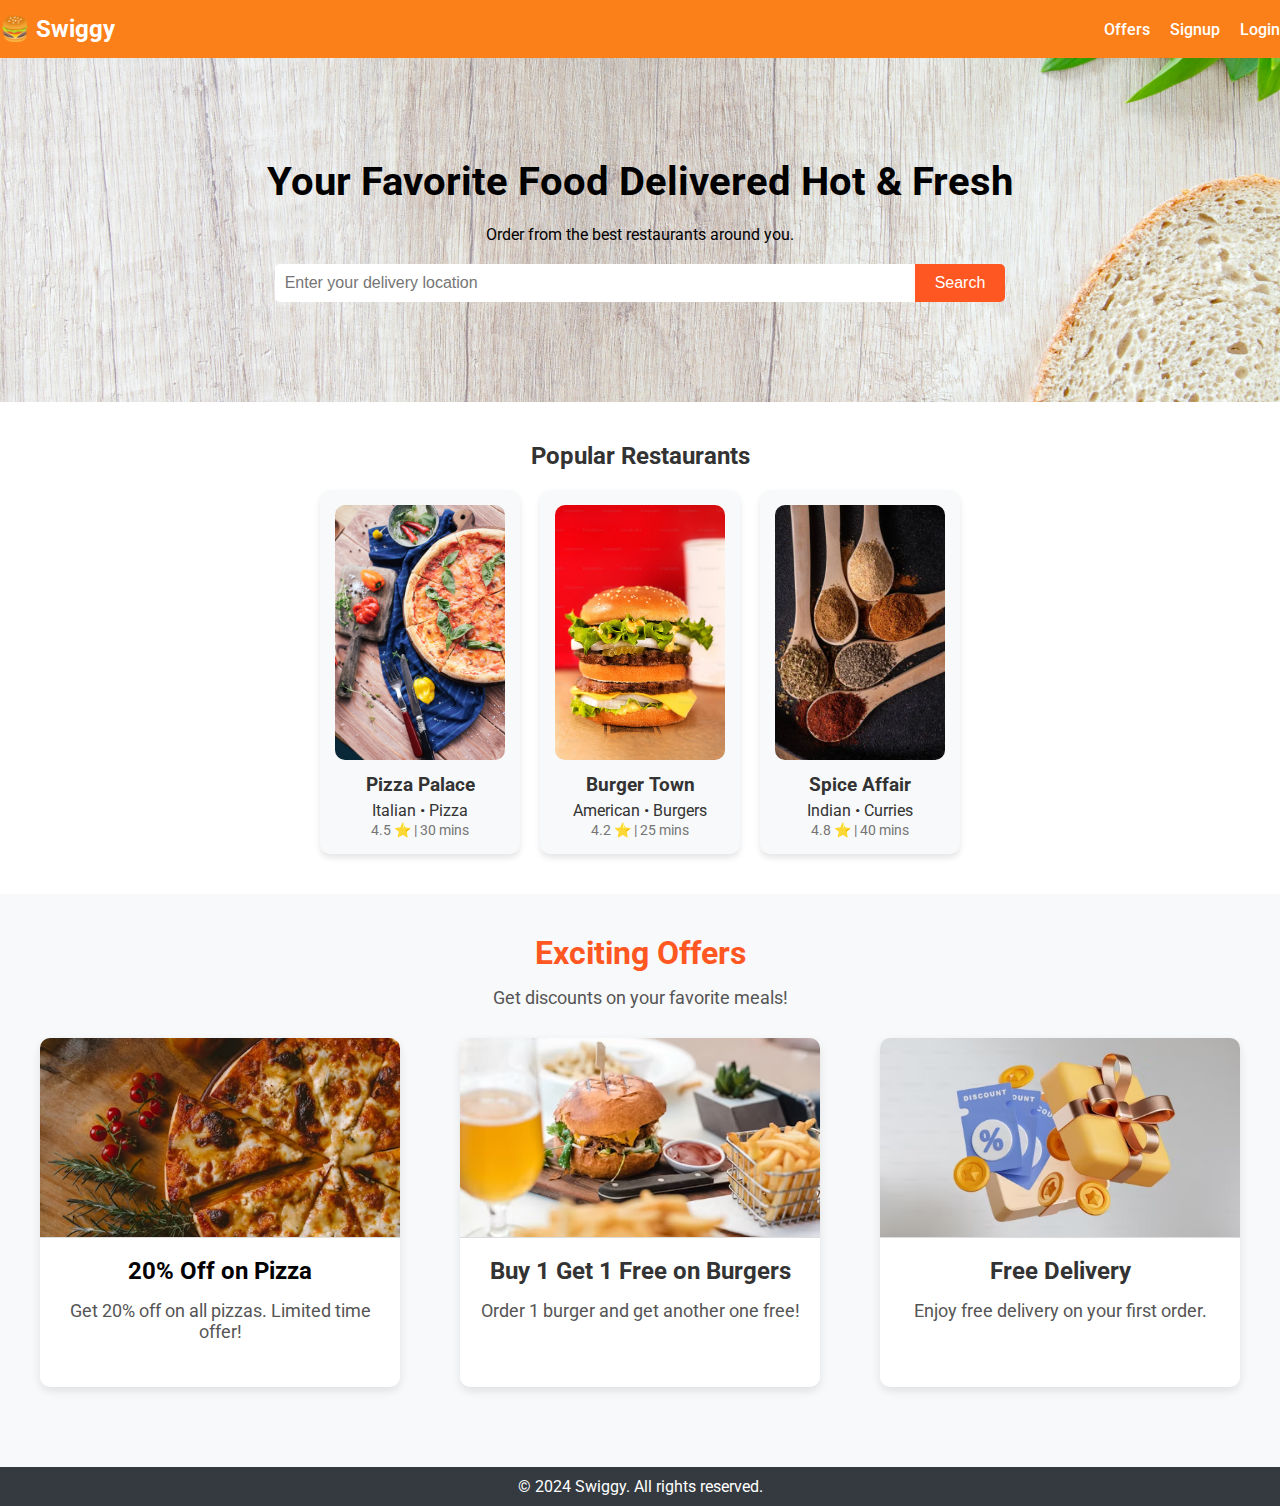
<file: index.html>
<!DOCTYPE html>
<html lang="en">
<head>
    <meta charset="UTF-8">
    <meta name="viewport" content="width=device-width, initial-scale=1.0">
    <title>Swiggy</title>
    <link rel="stylesheet" href="index.css">
    <link href="https://fonts.googleapis.com/css2?family=Roboto:wght@400;500;700&display=swap" rel="stylesheet">
</head>
<body>
    <header>
        <div class="navbar">
            <div class="container">
                <h1 class="logo">🍔 Swiggy</h1>
                <nav>
                    <ul class="nav-links">
                        <li><a href="#offers">Offers</a></li>
                        <li><a href="signup.html">Signup</a></li>
                        <li><a href="login.html">Login</a></li>
                    </ul>
                </nav>
            </div>
        </div>
    </header>

    <main>
        <!-- Hero Section -->
        <section class="hero">
            <div class="container">
                <h2>Your Favorite Food Delivered Hot & Fresh</h2>
                <p>Order from the best restaurants around you.</p>
                <form class="search-bar">
                    <input type="text" id="location" placeholder="Enter your delivery location" required>
                    <button type="submit" class="btn">Search</button>
                </form>
            </div>
        </section>

        <!-- Popular Restaurants -->
        <section id="restaurants" class="restaurants">
            <div class="container">
                <h2>Popular Restaurants</h2>
                <div class="restaurant-grid">
                    <div class="restaurant-card">
                        <img src="pizza3.avif" alt="Pizza Palace">
                        <h3>Pizza Palace</h3>
                        <p>Italian • Pizza</p>
                        <span>4.5 ⭐ | 30 mins</span>
                    </div>
                    <div class="restaurant-card">
                        <img src="burger2.avif" alt="Burger Town">
                        <h3>Burger Town</h3>
                        <p>American • Burgers</p>
                        <span>4.2 ⭐ | 25 mins</span>
                    </div>
                    <div class="restaurant-card">
                        <img src="spice.webp" alt="Spice Affair">
                        <h3>Spice Affair</h3>
                        <p>Indian • Curries</p>
                        <span>4.8 ⭐ | 40 mins</span>
                    </div>
                </div>
            </div>
        </section>

        <!-- Offers Section -->
        <section id="offers" class="offers">
            <div class="container">
                <h2>Exciting Offers</h2>
                <p>Get discounts on your favorite meals!</p>
        
                <div class="offers-gallery">
                    <div class="offer-item">
                        <img src="pizza1.avif" alt="Offer 1">
                        <h3><a href="order.html" style="text-decoration: none;color: black;">20% Off on Pizza</a></h3>
                        <p>Get 20% off on all pizzas. Limited time offer!</p>
                    </div>
                    <div class="offer-item">
                        <img src="burger1.avif" alt="Offer 2">
                        <h3>Buy 1 Get 1 Free on Burgers</h3>
                        <p>Order 1 burger and get another one free!</p>
                    </div>
                    <div class="offer-item">
                        <img src="delivery.avif" alt="Offer 3">
                        <h3>Free Delivery</h3>
                        <p>Enjoy free delivery on your first order.</p>
                    </div>
                </div>
            </div>
        </section>
        
    </main>

    <footer>
        <div class="container">
            <p>&copy; 2024 Swiggy. All rights reserved.</p>
        </div>
    </footer>
</body>
</html>
</file>
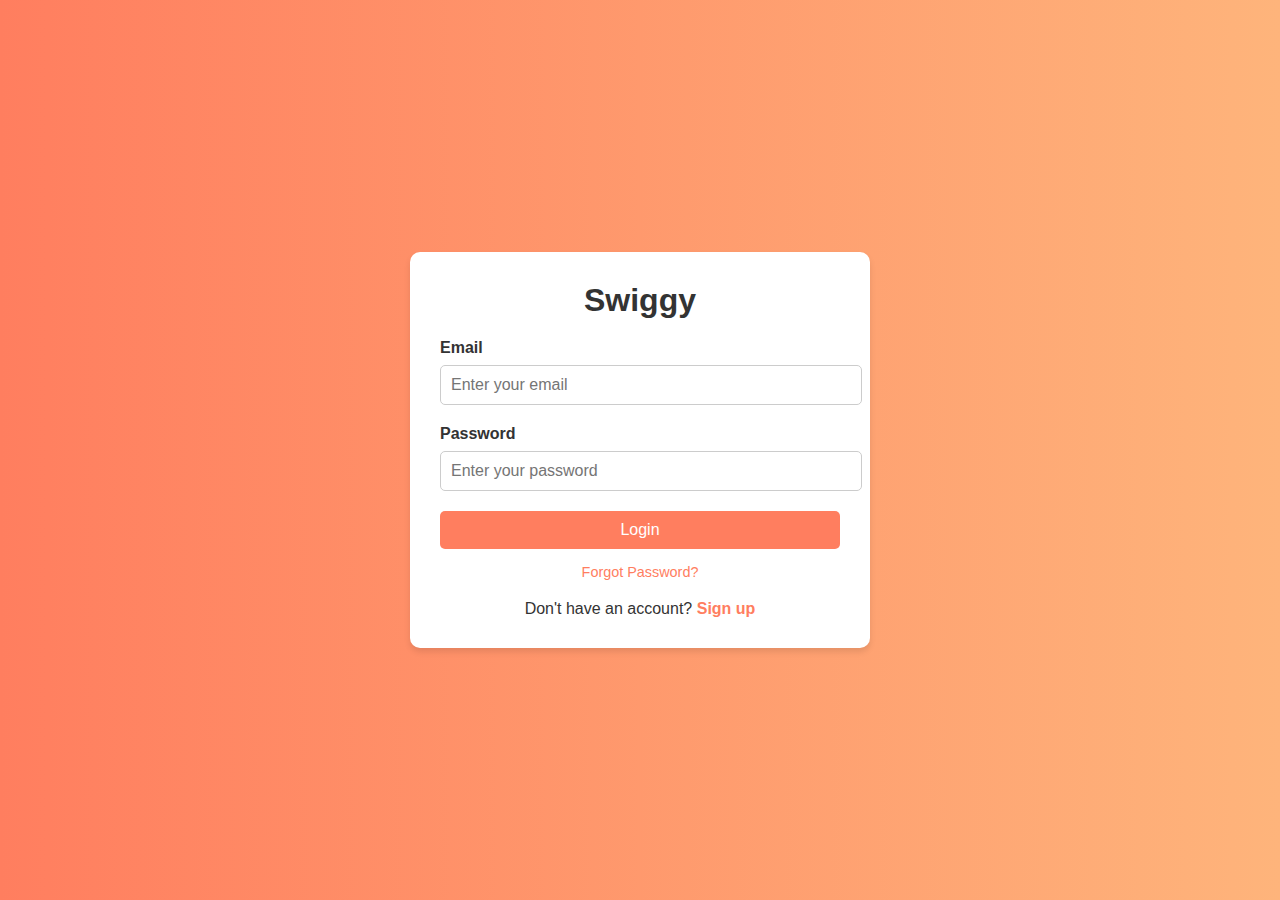
<file: login.html>
<!DOCTYPE html>
<html lang="en">
<head>
    <meta charset="UTF-8">
    <meta name="viewport" content="width=device-width, initial-scale=1.0">
    <title>Login - Swiggy</title>
    <link rel="stylesheet" href="login.css">
</head>
<body>
    <div class="login-container">
        <div class="logo">Swiggy</div>
        <form action="login.php" method="POST">
            <div class="form-group">
                <label for="email">Email</label>
                <input type="email" id="email" name="email" placeholder="Enter your email" required>
            </div>
            <div class="form-group">
                <label for="password">Password</label>
                <input type="password" id="password" name="password" placeholder="Enter your password" required>
            </div>
            <button type="submit" class="btn">Login</button>
            <div class="forgot-password">
                <a href="#">Forgot Password?</a>
            </div>
        </form>
        <div class="signup">
            Don't have an account? <a href="signup.html">Sign up</a>
        </div>
    </div>
</body>
</html>
</file>
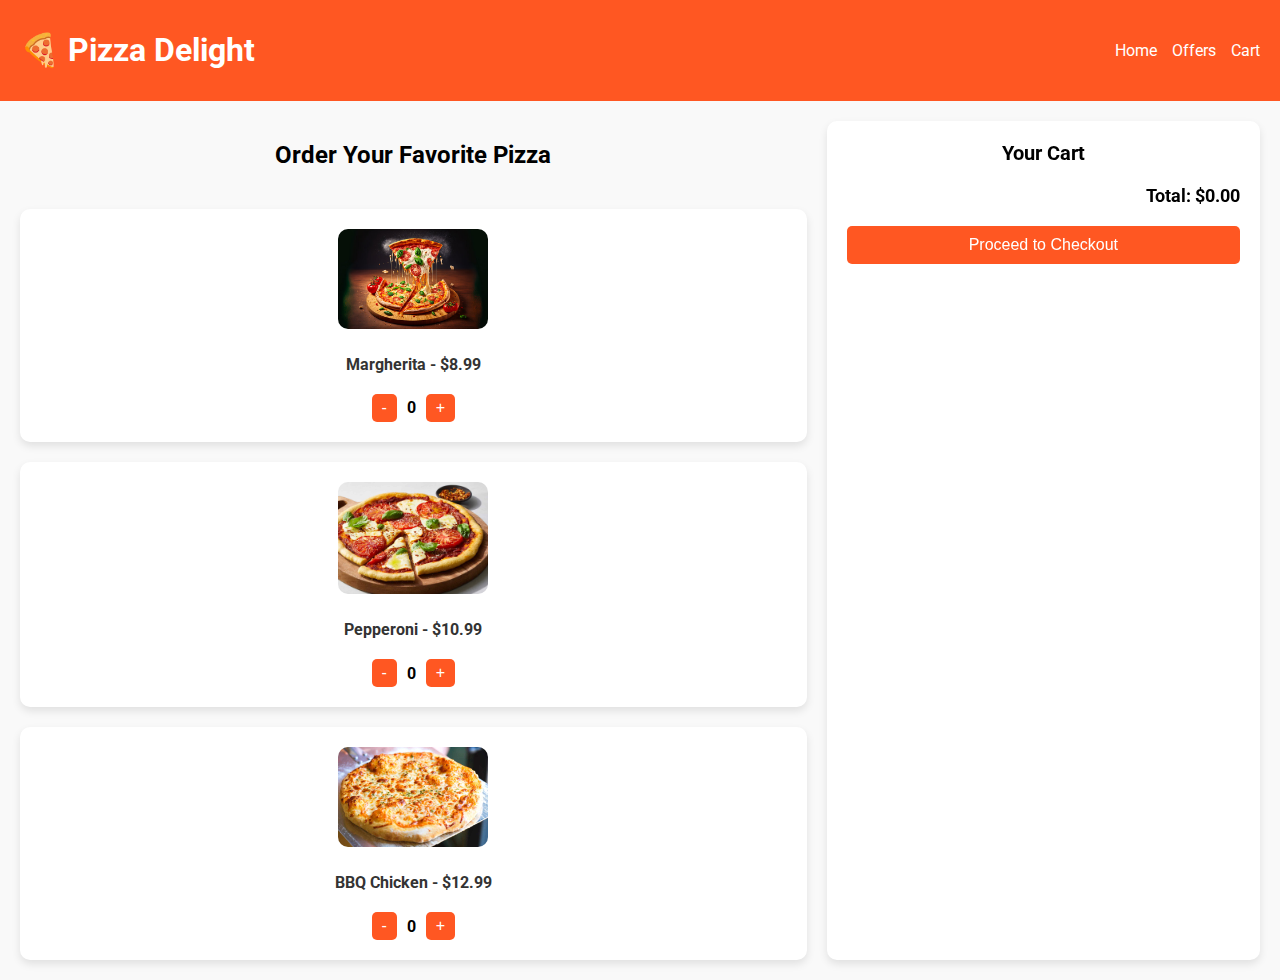
<file: order.html>
<!DOCTYPE html>
<html lang="en">
<head>
    <meta charset="UTF-8">
    <meta name="viewport" content="width=device-width, initial-scale=1.0">
    <title>Pizza Order - Swiggy Clone</title>
    <link rel="stylesheet" href="order.css">
    <link href="https://fonts.googleapis.com/css2?family=Roboto:wght@400;500;700&display=swap" rel="stylesheet">
</head>
<body>
    <!-- Navbar -->
    <header>
        <div class="navbar">
            <div class="container">
                <h1 class="logo">🍕 Pizza Delight</h1>
                <nav>
                    <ul class="nav-links">
                        <li><a href="index.html">Home</a></li>
                        <li><a href="offers.html">Offers</a></li>
                        <li><a href="cart.html">Cart</a></li>
                    </ul>
                </nav>
            </div>
        </div>
    </header>

    <!-- Main Section -->
    <main class="main-container">
        <!-- Pizza Selection -->
        <section class="pizza-list">
            <h2>Order Your Favorite Pizza</h2>
            <div class="pizza-item" data-name="Margherita" data-price="8.99">
                <img src="pizzat3.jpg" alt="Margherita Pizza">
                <p>Margherita - $8.99</p>
                <div class="quantity-controls">
                    <button class="quantity-btn decrease" data-name="Margherita">-</button>
                    <span id="quantity-Margherita">0</span>
                    <button class="quantity-btn increase" data-name="Margherita">+</button>
                </div>
            </div>
            <div class="pizza-item" data-name="Pepperoni" data-price="10.99">
                <img src="pizzat4.jpg" alt="Pepperoni Pizza">
                <p>Pepperoni - $10.99</p>
                <div class="quantity-controls">
                    <button class="quantity-btn decrease" data-name="Pepperoni">-</button>
                    <span id="quantity-Pepperoni">0</span>
                    <button class="quantity-btn increase" data-name="Pepperoni">+</button>
                </div>
            </div>
            <div class="pizza-item" data-name="BBQ Chicken" data-price="12.99">
                <img src="pizzat5.jpg" alt="BBQ Chicken Pizza">
                <p>BBQ Chicken - $12.99</p>
                <div class="quantity-controls">
                    <button class="quantity-btn decrease" data-name="BBQ Chicken">-</button>
                    <span id="quantity-BBQ Chicken">0</span>
                    <button class="quantity-btn increase" data-name="BBQ Chicken">+</button>
                </div>
            </div>
        </section>

        <!-- Cart Section -->
        <aside class="cart">
            <h2>Your Cart</h2>
            <ul id="cartItems">
                <!-- Items dynamically added here -->
            </ul>
            <div class="cart-total">
                <p>Total: $<span id="totalCost">0.00</span></p>
            </div>
            <button class="btn" id="checkoutButton">Proceed to Checkout</button>
        </aside>
    </main>

    <script src="order.js"></script>
</body>
</html>
</file>
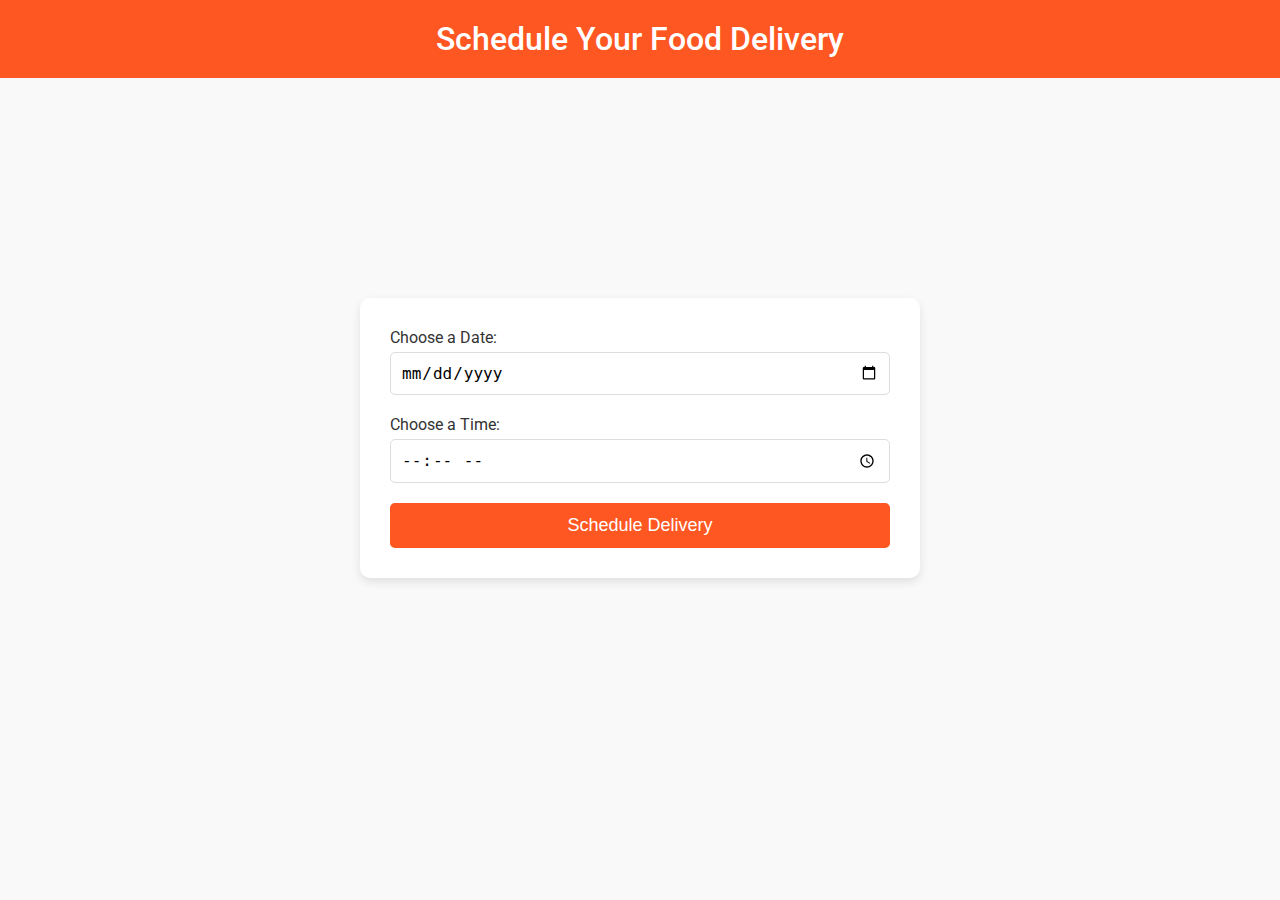
<file: schedule.html>
<!DOCTYPE html>
<html lang="en">
<head>
    <meta charset="UTF-8">
    <meta name="viewport" content="width=device-width, initial-scale=1.0">
    <title>Schedule Delivery</title>
    <link rel="stylesheet" href="styles.css">
    <link href="https://fonts.googleapis.com/css2?family=Roboto:wght@400;500;700&display=swap" rel="stylesheet">
</head>
<body>
    <header>
        <h1>Schedule Your Food Delivery</h1>
    </header>
    <main>
        <div class="container">
            <form id="scheduleForm">
                <div class="form-group">
                    <label for="deliveryDate">Choose a Date:</label>
                    <input type="date" id="deliveryDate" name="deliveryDate" required>
                </div>
                <div class="form-group">
                    <label for="deliveryTime">Choose a Time:</label>
                    <input type="time" id="deliveryTime" name="deliveryTime" required>
                </div>
                <button type="submit" class="btn" id="scheduleButton">Schedule Delivery</button>
            </form>
            <div id="confirmation" class="confirmation" hidden>
                <h2>Order Scheduled!</h2>
                <p id="scheduleDetails"></p>
            </div>
        </div>
    </main>
    <script src="schedule.js"></script>
</body>
</html>
</file>
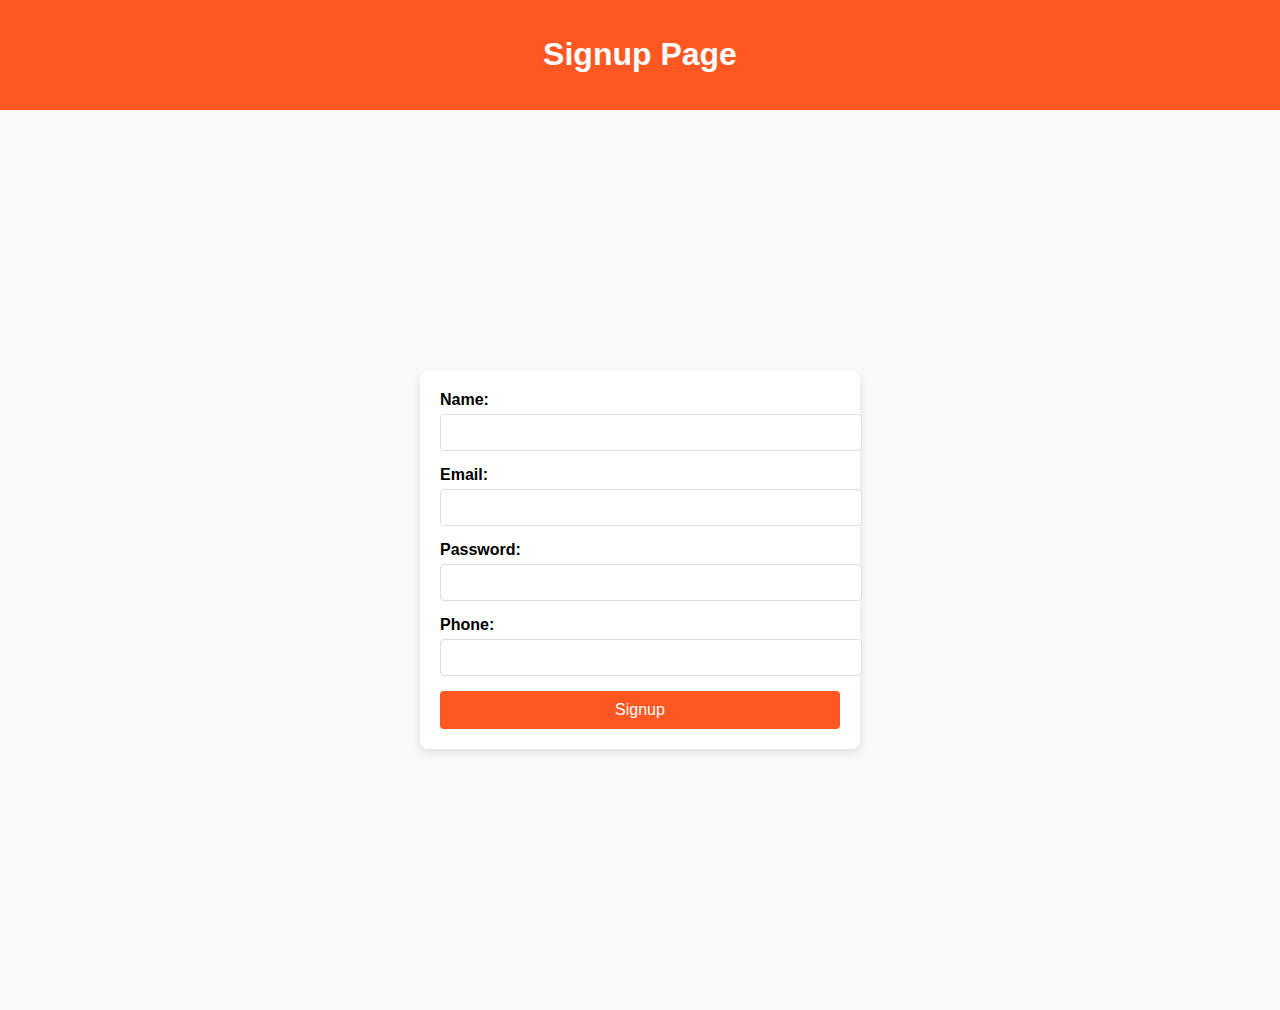
<file: signup.html>
<!DOCTYPE html>
<html lang="en">
<head>
    <meta charset="UTF-8">
    <meta name="viewport" content="width=device-width, initial-scale=1.0">
    <title>Signup Page</title>
    <link rel="stylesheet" href="signup.css">
</head>
<body>
    <header>
        <h1>Signup Page</h1>
    </header>
    <main>
        <form id="signupForm" action="signup.php" method="post">
            <div class="form-group">
                <label for="name">Name:</label>
                <input type="text" id="name" name="name" required>
            </div>
            <div class="form-group">
                <label for="email">Email:</label>
                <input type="email" id="email" name="email" required>
            </div>
            <div class="form-group">
                <label for="password">Password:</label>
                <input type="password" id="password" name="password" required>
            </div>
            <div class="form-group">
                <label for="phone">Phone:</label>
                <input type="text" id="phone" name="phone" required>
            </div>
            <button type="submit" class="btn">Signup</button>
        </form>
        <div id="message"></div>
    </main>
</body>
</html>
</file>
<file: login.css>
body {
    margin: 0;
    font-family: Arial, sans-serif;
    background: linear-gradient(to right, #ff7e5f, #feb47b);
    display: flex;
    justify-content: center;
    align-items: center;
    height: 100vh;
    color: #fff;
}

.login-container {
    background: #fff;
    color: #333;
    padding: 30px;
    border-radius: 10px;
    box-shadow: 0 4px 6px rgba(0, 0, 0, 0.1);
    width: 100%;
    max-width: 400px;
    text-align: center;
}

.logo {
    font-size: 2rem;
    font-weight: bold;
    margin-bottom: 20px;
    color: #333;
}

.form-group {
    margin-bottom: 20px;
    text-align: left;
}

.form-group label {
    display: block;
    margin-bottom: 8px;
    font-weight: bold;
}

.form-group input {
    width: 100%;
    padding: 10px;
    border: 1px solid #ccc;
    border-radius: 5px;
    font-size: 1rem;
}

.btn {
    background: #ff7e5f;
    color: #fff;
    padding: 10px 20px;
    border: none;
    border-radius: 5px;
    font-size: 1rem;
    cursor: pointer;
    width: 100%;
    transition: background 0.3s;
}

.btn:hover {
    background: #feb47b;
}

.forgot-password {
    margin-top: 15px;
    font-size: 0.9rem;
}

.forgot-password a {
    color: #ff7e5f;
    text-decoration: none;
}

.forgot-password a:hover {
    text-decoration: underline;
}

.signup {
    margin-top: 20px;
    font-size: 1rem;
}

.signup a {
    color: #ff7e5f;
    font-weight: bold;
    text-decoration: none;
}

.signup a:hover {
    text-decoration: underline;
}
</file>
<file: order.css>
/* General Styles */
body {
    font-family: 'Roboto', sans-serif;
    margin: 0;
    padding: 0;
    background: #f9f9f9;
}

header {
    background: #ff5722;
    padding: 10px 20px;
    color: white;
}

.navbar .container {
    display: flex;
    justify-content: space-between;
    align-items: center;
}

.nav-links {
    list-style: none;
    display: flex;
    gap: 15px;
}

.nav-links li a {
    color: white;
    text-decoration: none;
    font-size: 16px;
}

/* Main Section */
.main-container {
    display: flex;
    gap: 20px;
    margin: 20px;
}

/* Pizza List */
.pizza-list {
    flex: 2;
    display: flex;
    flex-direction: column;
    gap: 20px;
}

.pizza-item {
    display: flex;
    flex-direction: column;
    align-items: center;
    background: #fff;
    border-radius: 10px;
    box-shadow: 0 4px 8px rgba(0, 0, 0, 0.1);
    padding: 20px;
    transition: transform 0.3s, box-shadow 0.3s;
}

.pizza-item:hover {
    transform: scale(1.05);
    box-shadow: 0 8px 16px rgba(0, 0, 0, 0.2);
}

.pizza-item img {
    width: 150px;
    height: auto;
    border-radius: 10px;
    margin-bottom: 10px;
}

.pizza-item p {
    font-size: 16px;
    margin-bottom: 10px;
    font-weight: bold;
    color: #333;
    text-align: center;
}

/* Quantity Controls */
.quantity-controls {
    display: flex;
    justify-content: center;
    align-items: center;
    gap: 10px;
    margin-top: 10px;
}

.quantity-btn {
    background: #ff5722;
    border: none;
    color: white;
    padding: 5px 10px;
    border-radius: 5px;
    cursor: pointer;
    font-size: 16px;
    transition: background 0.3s ease;
}

.quantity-btn:hover {
    background: #e64a19;
}

#quantity-Margherita, #quantity-Pepperoni, #quantity-BBQ\ Chicken {
    font-size: 16px;
    font-weight: bold;
}

/* Cart Section */
.cart {
    flex: 1;
    background: #fff;
    border-radius: 10px;
    box-shadow: 0 4px 8px rgba(0, 0, 0, 0.1);
    padding: 20px;
    position: sticky;
    top: 20px;
}

.cart h2 {
    margin: 0 0 20px;
    font-size: 20px;
}

#cartItems {
    list-style: none;
    padding: 0;
    margin: 0;
}

#cartItems li {
    display: flex;
    justify-content: space-between;
    margin-bottom: 10px;
    font-size: 16px;
}

.cart-total {
    margin: 20px 0;
    font-size: 18px;
    font-weight: bold;
    text-align: right;
}

button.btn {
    width: 100%;
    padding: 10px 20px;
    background: #ff5722;
    color: white;
    border: none;
    border-radius: 5px;
    font-size: 16px;
    cursor: pointer;
    transition: background 0.3s ease;
}

button.btn:hover {
    background: #e64a19;
}
h2{
    text-align: center;
}
/* Modal Styles */
.modal {
    position: fixed;
    top: 0;
    left: 0;
    width: 100%;
    height: 100%;
    background: rgba(0, 0, 0, 0.5);
    display: flex;
    justify-content: center;
    align-items: center;
    z-index: 1000;
}

.modal-content {
    background: #fff;
    padding: 20px 30px;
    border-radius: 10px;
    text-align: center;
    box-shadow: 0 4px 8px rgba(0, 0, 0, 0.2);
    max-width: 400px;
    width: 100%;
}

.modal-content h2 {
    color: #ff5722;
    font-size: 24px;
    margin-bottom: 15px;
}

.modal-content p {
    font-size: 16px;
    color: #333;
    margin-bottom: 20px;
}

.modal-content .btn {
    background: #ff5722;
    color: #fff;
    padding: 10px 20px;
    border: none;
    border-radius: 5px;
    font-size: 16px;
    cursor: pointer;
    transition: background 0.3s;
}

.modal-content .btn:hover {
    background: #e64a19;
}

/* Modal Styles */
.modal {
    position: fixed;
    top: 0;
    left: 0;
    width: 100%;
    height: 100%;
    background: rgba(0, 0, 0, 0.5);
    display: flex;
    justify-content: center;
    align-items: center;
    z-index: 1000;
}

.modal-content {
    background: #fff;
    padding: 20px 30px;
    border-radius: 10px;
    text-align: center;
    box-shadow: 0 4px 8px rgba(0, 0, 0, 0.2);
    max-width: 400px;
    width: 100%;
}

.modal-content h2 {
    color: #ff5722;
    font-size: 24px;
    margin-bottom: 15px;
}

.modal-content p {
    font-size: 16px;
    color: #333;
    margin-bottom: 20px;
}

.modal-buttons {
    display: flex;
    justify-content: center;
    gap: 10px;
}

.modal-content .btn {
    background: #ff5722;
    color: #fff;
    padding: 10px 20px;
    border: none;
    border-radius: 5px;
    font-size: 16px;
    cursor: pointer;
    transition: background 0.3s;
}

.modal-content .btn:hover {
    background: #e64a19;
}

.modal-content .btn-secondary {
    background: #ccc;
    color: #333;
}

.modal-content .btn-secondary:hover {
    background: #bbb;
}
</file>
<file: styles.css>
/* General Styles */
body {
    font-family: 'Roboto', sans-serif;
    background-color: #f9f9f9;
    margin: 0;
    padding: 0;
}

header {
    background-color: #ff5722;
    padding: 20px;
    text-align: center;
    color: white;
}

h1 {
    font-size: 32px;
    margin: 0;
    font-weight: 500;
}

main {
    display: flex;
    justify-content: center;
    align-items: center;
    min-height: 80vh;
}

/* Container for Form */
.container {
    background-color: white;
    padding: 30px;
    box-shadow: 0 4px 10px rgba(0, 0, 0, 0.1);
    border-radius: 10px;
    width: 100%;
    max-width: 500px;
}

/* Form Styling */
form {
    display: flex;
    flex-direction: column;
    gap: 20px;
}

.form-group {
    display: flex;
    flex-direction: column;
}

label {
    font-size: 16px;
    margin-bottom: 5px;
    color: #333;
}

input[type="date"],
input[type="time"] {
    padding: 10px;
    font-size: 16px;
    border: 1px solid #ddd;
    border-radius: 5px;
}

input[type="date"]:focus,
input[type="time"]:focus {
    border-color: #ff5722;
    outline: none;
}

/* Submit Button */
button.btn {
    padding: 12px 20px;
    background-color: #ff5722;
    color: white;
    border: none;
    border-radius: 5px;
    font-size: 18px;
    cursor: pointer;
    transition: background-color 0.3s ease;
}

button.btn:hover {
    background-color: #e64a19;
}

/* Confirmation Message */
#confirmation {
    text-align: center;
    margin-top: 20px;
    padding: 20px;
    background-color: #dff0d8;
    border-radius: 10px;
    border: 1px solid #d0e9c6;
    display: none;
}

#confirmation h2 {
    font-size: 24px;
    color: #3c763d;
    margin: 0;
}

#confirmation p {
    font-size: 16px;
    color: #3c763d;
    margin-top: 10px;
}

/* Responsive Design */
@media (max-width: 768px) {
    .container {
        padding: 20px;
    }

    h1 {
        font-size: 28px;
    }

    button.btn {
        font-size: 16px;
    }
}
</file>
<file: signup.css>
body {
    font-family: 'Roboto', sans-serif;
    margin: 0;
    padding: 0;
    background: #f9f9f9;
}

header {
    background: #ff5722;
    color: white;
    text-align: center;
    padding: 15px;
}

main {
    display: flex;
    justify-content: center;
    align-items: center;
    height: 100vh;
    background: #f9f9f9;
}

form {
    background: #fff;
    padding: 20px;
    border-radius: 8px;
    box-shadow: 0 4px 8px rgba(0, 0, 0, 0.1);
    width: 100%;
    max-width: 400px;
}

.form-group {
    margin-bottom: 15px;
}

label {
    display: block;
    margin-bottom: 5px;
    font-weight: bold;
}

input {
    width: 100%;
    padding: 10px;
    border: 1px solid #ddd;
    border-radius: 4px;
}

button {
    width: 100%;
    padding: 10px;
    background: #ff5722;
    color: white;
    border: none;
    border-radius: 4px;
    font-size: 16px;
    cursor: pointer;
    transition: background 0.3s ease;
}

button:hover {
    background: #e64a19;
}
</file>
<file: index.css>
/* Reset */
* {
    margin: 0;
    padding: 0;
    box-sizing: border-box;
}

body {
    font-family: 'Roboto', sans-serif;
    background: #f8f9fa;
    color: #333;
}

/* Navbar */
.navbar {
    background: #fc8019;
    padding: 15px 0;
    color: white;
    box-shadow: 0 4px 6px rgba(0, 0, 0, 0.1);
}

.navbar .container {
    display: flex;
    justify-content: space-between;
    align-items: center;
}

.logo {
    font-size: 24px;
    font-weight: 700;
    color: white;
}

.nav-links {
    list-style: none;
    display: flex;
    gap: 20px;
}

.nav-links a {
    color: white;
    text-decoration: none;
    font-weight: 500;
    transition: color 0.3s;
}

.nav-links a:hover {
    color: #ffd8a8;
}

/* Hero Section */
.hero {
    background: url('pexels-goumbik-349610.jpg') no-repeat center/cover;
    color: black;
    padding: 100px 0;
    text-align: center;
}

.hero h2 {
    font-size: 40px;
    margin-bottom: 20px;
}

.hero p {
    margin-bottom: 20px;
}

.search-bar {
    display: flex;
    justify-content: center;
    margin-top: 20px;
}

.search-bar input {
    width: 50%;
    padding: 10px;
    font-size: 16px;
    border: none;
    border-radius: 5px 0 0 5px;
}

.search-bar .btn {
    padding: 10px 20px;
    background: #ff5722;
    color: white;
    border: none;
    border-radius: 0 5px 5px 0;
    cursor: pointer;
    font-size: 16px;
}

.search-bar .btn:hover {
    background: #e64a19;
}

/* Restaurants Section */
.restaurants {
    padding: 40px 0;
    background: #fff;
    text-align: center;
}

.restaurants h2 {
    margin-bottom: 20px;
}

.restaurant-grid {
    display: flex;
    justify-content: center;
    gap: 20px;
    margin-top: 20px;
}

.restaurant-card {
    background: #f8f9fa;
    border-radius: 10px;
    padding: 15px;
    text-align: center;
    box-shadow: 0 4px 6px rgba(0, 0, 0, 0.1);
    width: 200px;
}

.restaurant-card img {
    width: 100%;
    border-radius: 10px;
}

.restaurant-card h3 {
    margin: 10px 0 5px;
}

.restaurant-card span {
    font-size: 14px;
    color: #757575;
}

/* Offers Section */
#offers {
    padding: 40px 20px;
    background: #f8f9fa;
    text-align: center;
}

#offers .container {
    max-width: 1200px;
    margin: 0 auto;
}

#offers h2 {
    font-size: 32px;
    color: #ff5722;
    margin-bottom: 15px;
}

#offers p {
    font-size: 18px;
    color: #555;
    margin-bottom: 30px;
}

/* Offers Gallery */
.offers-gallery {
    display: flex;
    justify-content: space-between;
    flex-wrap: wrap;
    gap: 20px;
}

.offer-item {
    background: #fff;
    border-radius: 10px;
    box-shadow: 0 4px 10px rgba(0, 0, 0, 0.1);
    overflow: hidden;
    width: 30%;
    transition: transform 0.3s ease;
    text-align: center;
}

.offer-item:hover {
    transform: scale(1.05);
}

.offer-item img {
    width: 100%;
    height: 200px;
    object-fit: cover;
    border-bottom: 1px solid #ddd;
}

.offer-item h3 {
    font-size: 24px;
    color: #333;
    margin: 15px 0;
}

.offer-item p {
    font-size: 16px;
    color: #777;
    padding: 0 15px 15px;
}

/* Responsive Design */
@media (max-width: 768px) {
    .offer-item {
        width: 48%;
    }
}

@media (max-width: 480px) {
    .offer-item {
        width: 100%;
    }
}

/* Footer */
footer {
    background: #343a40;
    color: white;
    text-align: center;
    padding: 10px 0;
    margin-top: 40px;
}
</file>
